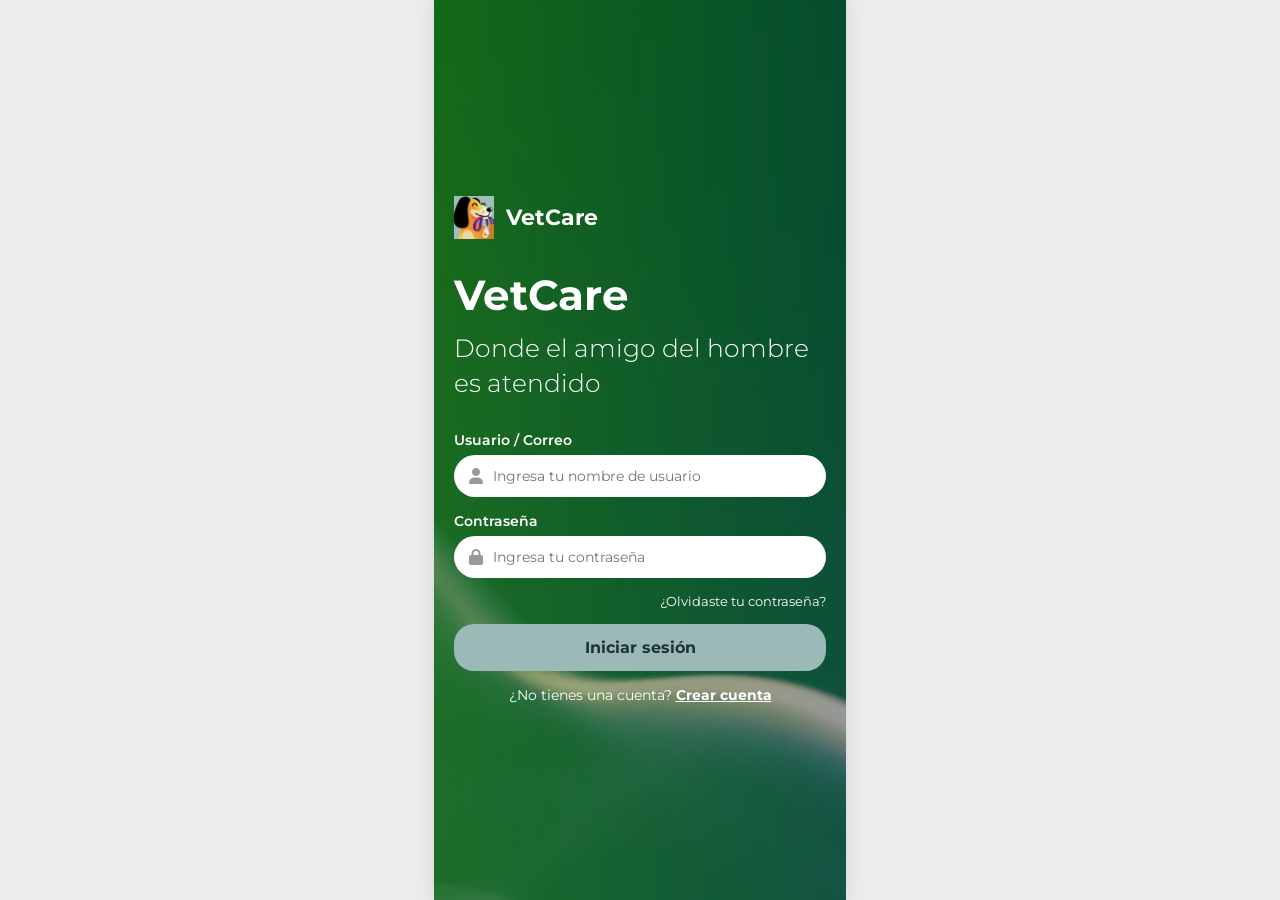
<file: index.html>
<!DOCTYPE html>
<html lang="es">
<head>
    <meta charset="UTF-8">
    <meta name="viewport" content="width=device-width, initial-scale=1.0, maximum-scale=1.0, user-scalable=no">
    <title>VetCare</title>
    <link rel="preconnect" href="https://fonts.googleapis.com">
    <link rel="preconnect" href="https://fonts.gstatic.com" crossorigin>
    <link href="https://fonts.googleapis.com/css2?family=Montserrat:ital,wght@0,100..900;1,100..900&display=swap" rel="stylesheet">
    <link rel="stylesheet" href="https://cdnjs.cloudflare.com/ajax/libs/font-awesome/6.4.0/css/all.min.css">
    <link rel="stylesheet" href="style.css">
    <link rel="manifest" href="manifest.json">
    <meta name="theme-color" content="#5eb55f">
</head>
<body>

    <div class="pantalla-sesion">
        <div class="inicio-sesion">
            <div class="encabezado-login">
                <img src="img/logo.png" alt="Logo VetCare" class="logo-imagen" style="width: 40px; height: auto;">
                <h2>VetCare</h2>
            </div>
        
            <div class="eslogan">
                <h1>VetCare</h1>
                <p>Donde el amigo del hombre es atendido</p>
            </div>

            <form class="formulario-sesion" onsubmit="event.preventDefault(); iniciarSesion();">
                <div class="datos-usuario">
                    <label>Usuario / Correo</label>
                    <div class="barra-usuario">
                        <i class="fa-solid fa-user"></i>
                        <input type="text" placeholder="Ingresa tu nombre de usuario" required>
                    </div>
                </div>

                <div class="datos-contraseña">
                    <label>Contraseña</label>
                    <div class="barra-contraseña">
                        <i class="fa-solid fa-lock"></i>
                        <input type="password" placeholder="Ingresa tu contraseña" required>
                    </div>
                </div>

                <a href="#" class="contraseña-olvidada" onclick="alert('Esta sección está en desarrollo.')">¿Olvidaste tu contraseña?</a>

                <button type="submit" class="btn-iniciar">Iniciar sesión</button>
                
                <p class="crear-cuenta">¿No tienes una cuenta? <a href="#" onclick="alert('Esta sección está en desarrollo.')">Crear cuenta</a></p>
            </form>
        </div>
    </div>

    <script type="text/javascript" src="script.js"></script>
</body>
</html>
</file>
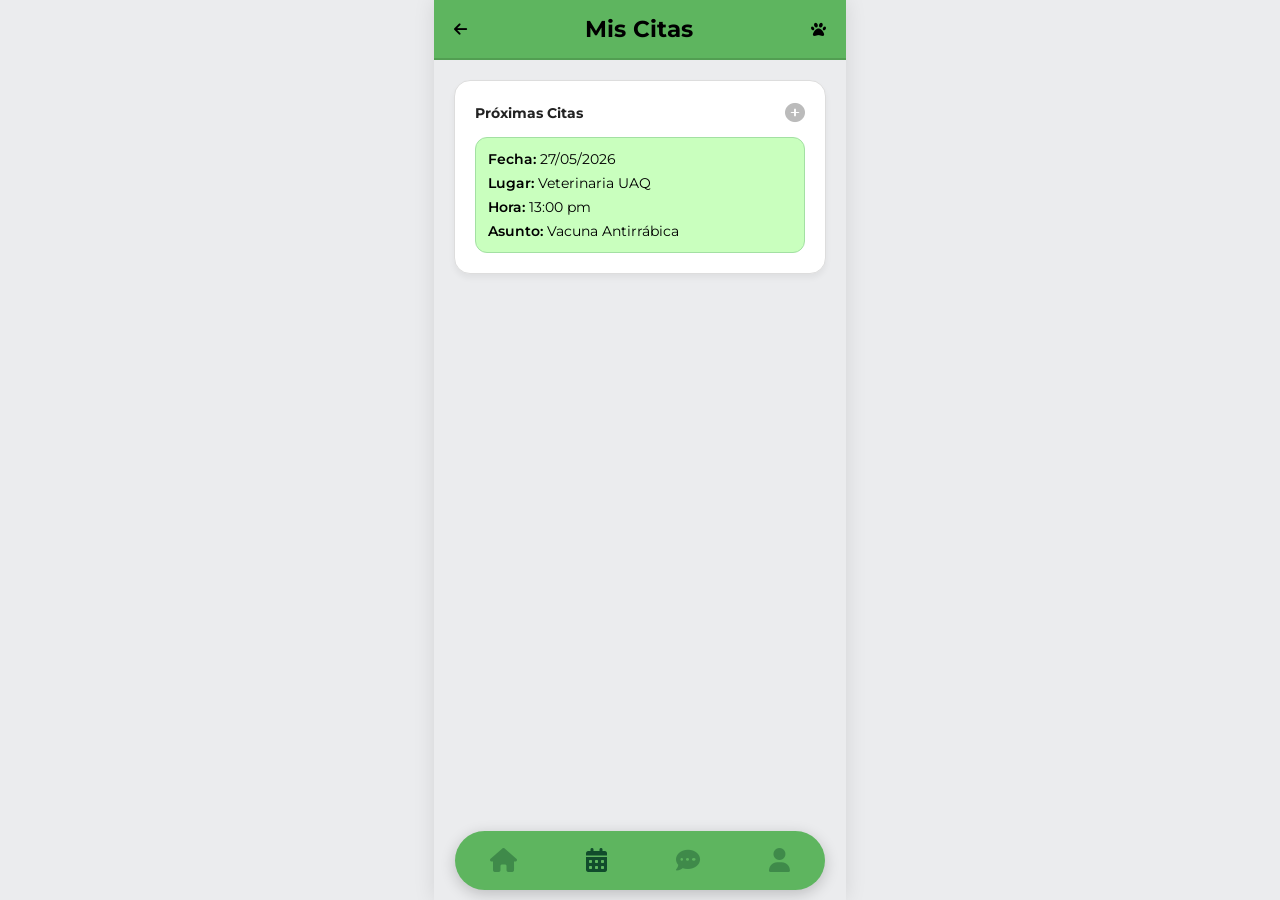
<file: citas.html>
<!DOCTYPE html>
<html lang="es">
<head>
    <meta charset="UTF-8">
    <meta name="viewport" content="width=device-width, initial-scale=1.0, maximum-scale=1.0, user-scalable=no">
    <title>Mis Citas</title>
    <link rel="preconnect" href="https://fonts.googleapis.com">
    <link rel="preconnect" href="https://fonts.gstatic.com" crossorigin>
    <link href="https://fonts.googleapis.com/css2?family=Montserrat:ital,wght@0,100..900;1,100..900&display=swap" rel="stylesheet">
    <link rel="stylesheet" href="https://cdnjs.cloudflare.com/ajax/libs/font-awesome/6.4.0/css/all.min.css">
    <link rel="stylesheet" href="style.css">
    <link rel="manifest" href="manifest.json">
    <meta name="theme-color" content="#5eb55f">
</head>
<body>

    <div class="pantalla-citas">
        <header class="encabezado">
            <a href="pantalla-principal.html" class="btn-regresar"><i class="fa-solid fa-arrow-left"></i></a>
            <h2>Mis Citas</h2>
            <span class="icono-huellita"><i class="fa-solid fa-paw"></i></span>
        </header>

        <main class="main-citas">
            <div class="citas">
                <div class="proximas-citas">
                    <h3>Próximas Citas</h3>
                    <button class="btn-citas" onclick="registrarAccion()"><i class="fa-solid fa-circle-plus"></i></button>
                </div>
                
                <div class="info-citas">
                    <p><strong>Fecha:</strong> 27/05/2026</p>
                    <p><strong>Lugar:</strong> Veterinaria UAQ</p>
                    <p><strong>Hora:</strong> 13:00 pm</p>
                    <p><strong>Asunto:</strong> Vacuna Antirrábica</p>
                </div>
            </div>
        </main>

        <nav class="parte-inferior">
            <a href="pantalla-principal.html" class="nav-btn"><i class="fa-solid fa-house"></i></a>
            <a href="citas.html" class="nav-btn activo"><i class="fa-solid fa-calendar-days"></i></a> <a href="#" class="nav-btn" onclick="alert('Esta sección está en desarrollo.')"><i class="fa-solid fa-comment-dots"></i></a>
            <a href="#" class="nav-btn" onclick="alert('Esta sección está en desarrollo.')"><i class="fa-solid fa-user"></i></a>
        </nav>
    </div>

    <script type="text/javascript" src="script.js"></script>
</body>
</html>
</file>
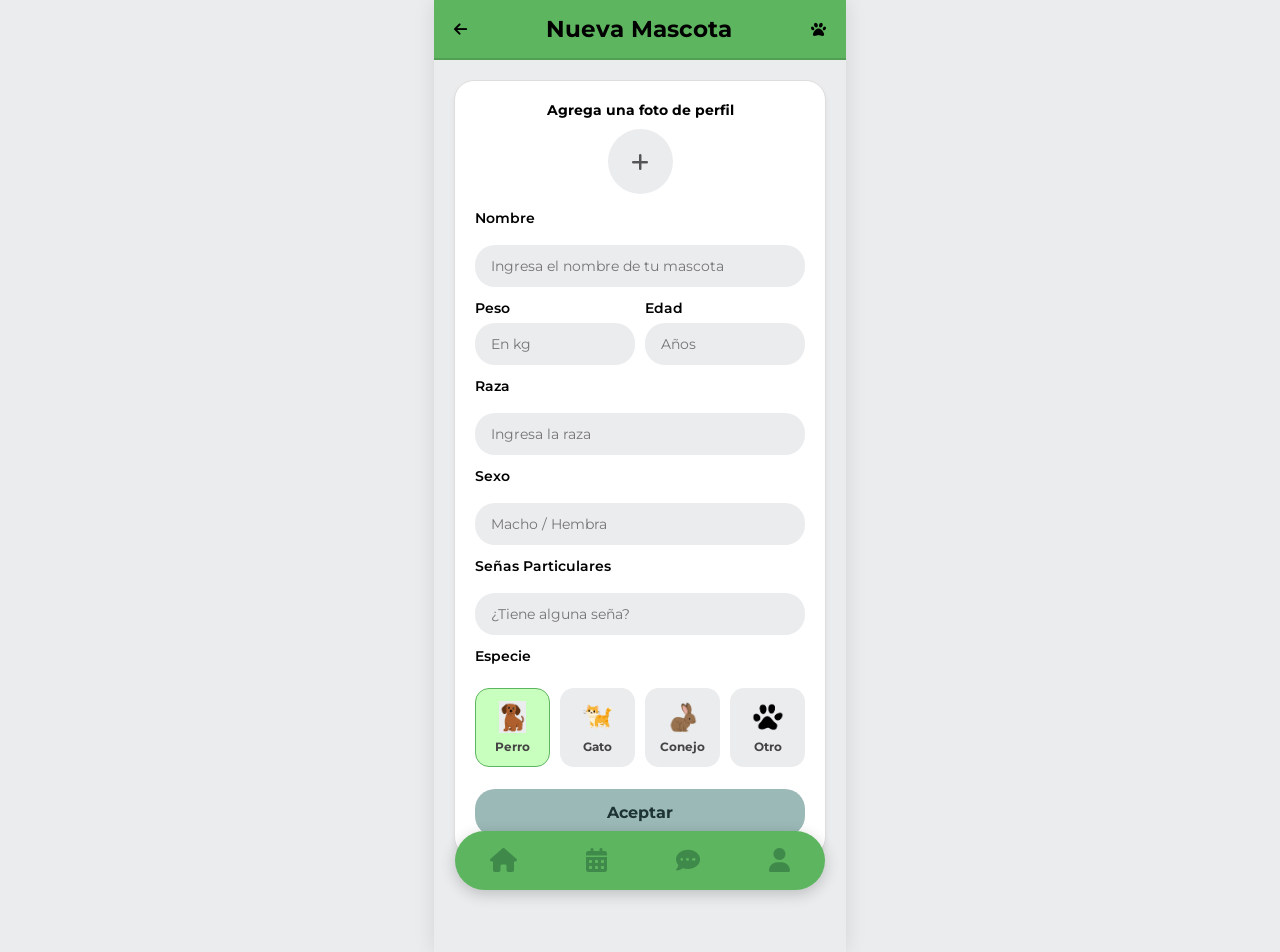
<file: nueva-mascota.html>
<!DOCTYPE html>
<html lang="es">
<head>
    <meta charset="UTF-8">
    <meta name="viewport" content="width=device-width, initial-scale=1.0, maximum-scale=1.0, user-scalable=no">
    <title>Nueva Mascota</title>
    <link rel="preconnect" href="https://fonts.googleapis.com">
    <link rel="preconnect" href="https://fonts.gstatic.com" crossorigin>
    <link href="https://fonts.googleapis.com/css2?family=Montserrat:ital,wght@0,100..900;1,100..900&display=swap" rel="stylesheet">
    <link rel="stylesheet" href="https://cdnjs.cloudflare.com/ajax/libs/font-awesome/6.4.0/css/all.min.css">
    <link rel="stylesheet" href="style.css">
    <link rel="manifest" href="manifest.json">
    <meta name="theme-color" content="#5eb55f">
</head>
<body>

    <div class="pantalla-nueva-mascota">
        <header class="encabezado">
            <a href="pantalla-principal.html" class="btn-regresar"><i class="fa-solid fa-arrow-left"></i></a>
            <h2>Nueva Mascota</h2>
            <span class="icono-huellita"><i class="fa-solid fa-paw"></i></span>
        </header>

        <main class="contenido-nueva-mascota">
            <div class="contenedor-formulario">
                <p class="agrega-foto">Agrega una foto de perfil</p>
                <div class="icono-añadir-foto" style="cursor: pointer;" onclick="alert('Esta sección está en desarrollo.')"><i class="fa-solid fa-plus"></i></div>

                <form class="form-mascota" onsubmit="event.preventDefault(); aceptarMascota();">
                    <label>Nombre</label>
                    <input type="text" placeholder="Ingresa el nombre de tu mascota" class="guarda-dato" required>

                    <div class="peso-edad">
                        <div>
                            <label>Peso</label>
                            <input type="text" placeholder="En kg" class="guarda-dato">
                        </div>
                        <div>
                            <label>Edad</label>
                            <input type="text" placeholder="Años" class="guarda-dato">
                        </div>
                    </div>

                    <label>Raza</label>
                    <input type="text" placeholder="Ingresa la raza" class="guarda-dato">

                    <label>Sexo</label>
                    <input type="text" placeholder="Macho / Hembra" class="guarda-dato">

                    <label>Señas Particulares</label>
                    <input type="text" placeholder="¿Tiene alguna seña?" class="guarda-dato">

                    <label>Especie</label>
                    <div class="selector-especie">
                        <div class="especie activo" id="especie-1" onclick="elegirEspecie(1, 'Perro')">
                            <img src="img/perro.png" alt="Perro" class="img-especie">
                            <span>Perro</span>
                        </div>
                        <div class="especie" id="especie-2" onclick="elegirEspecie(2, 'Gato')">
                            <img src="img/gato.png" alt="Gato" class="img-especie">
                            <span>Gato</span>
                        </div>
                        <div class="especie" id="especie-3" onclick="elegirEspecie(3, 'Conejo')">
                            <img src="img/conejo.png" alt="Conejo" class="img-especie">
                            <span>Conejo</span>
                        </div>
                        <div class="especie" id="especie-4" onclick="elegirEspecie(4, 'Otro')">
                            <img src="img/otro.png" alt="Otro" class="img-especie">
                            <span>Otro</span>
                        </div>
                    </div>

                    <button type="submit" class="btn-aceptar">Aceptar</button>
                </form>
            </div>
        </main>

        <nav class="parte-inferior">
            <a href="pantalla-principal.html" class="nav-btn"><i class="fa-solid fa-house"></i></a>
            <a href="citas.html" class="nav-btn"><i class="fa-solid fa-calendar-days"></i></a>
            <a href="#" class="nav-btn" onclick="alert('Esta sección está en desarrollo.')"><i class="fa-solid fa-comment-dots"></i></a>
            <a href="#" class="nav-btn" onclick="alert('Esta sección está en desarrollo.')"><i class="fa-solid fa-user"></i></a>
        </nav>
    </div>

    <script type="text/javascript" src="script.js"></script>
</body>
</html>
</file>
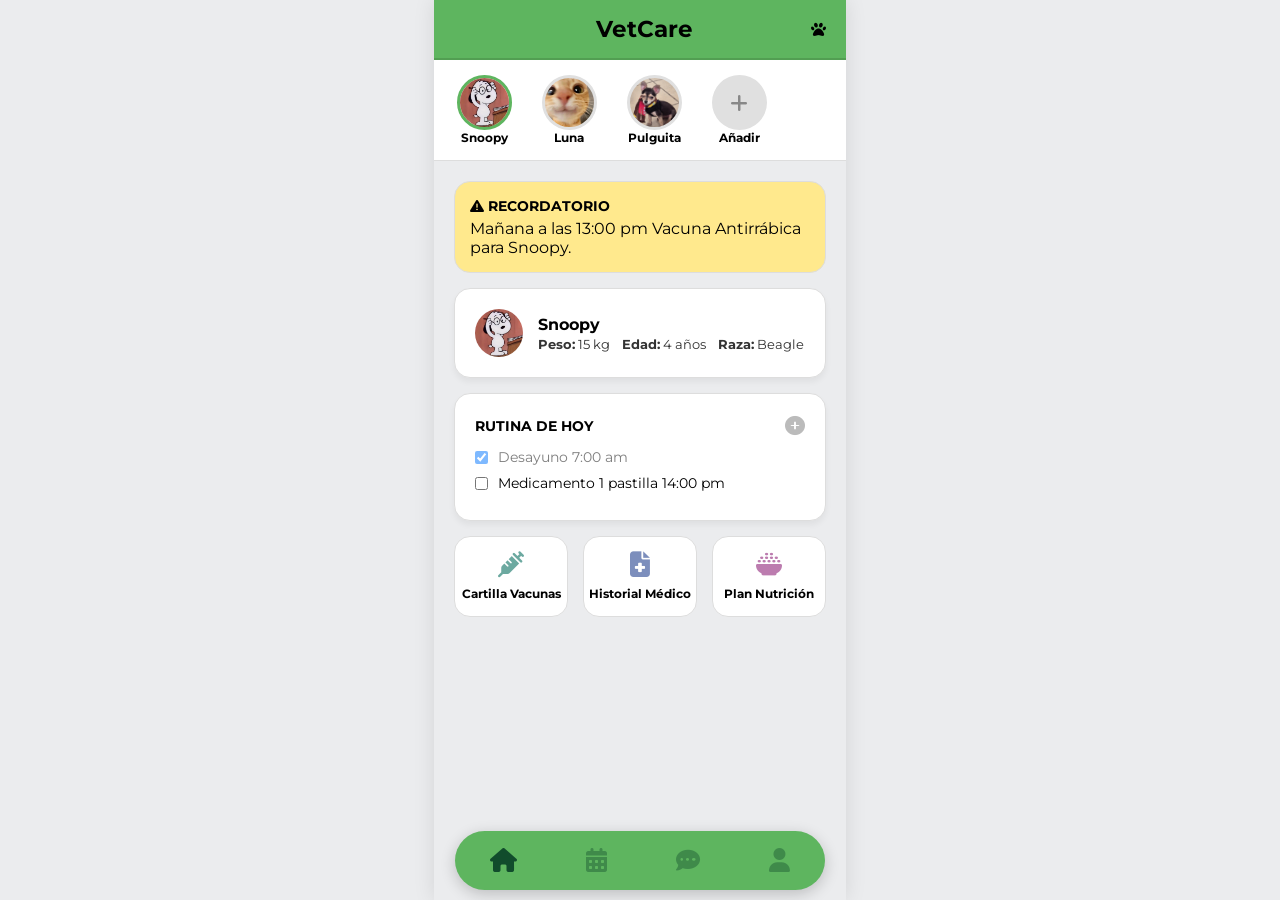
<file: pantalla-principal.html>
<!DOCTYPE html>
<html lang="es">
<head>
    <meta charset="UTF-8">
    <meta name="viewport" content="width=device-width, initial-scale=1.0, maximum-scale=1.0, user-scalable=no">
    <title>VetCare</title>
    <link rel="preconnect" href="https://fonts.googleapis.com">
    <link rel="preconnect" href="https://fonts.gstatic.com" crossorigin>
    <link href="https://fonts.googleapis.com/css2?family=Montserrat:ital,wght@0,100..900;1,100..900&display=swap" rel="stylesheet">
    <link rel="stylesheet" href="https://cdnjs.cloudflare.com/ajax/libs/font-awesome/6.4.0/css/all.min.css">
    <link rel="stylesheet" href="style.css">
    <link rel="manifest" href="manifest.json">
    <meta name="theme-color" content="#5eb55f">
</head>
<body>

    <div class="pantalla-inicio">
        <header class="encabezado">
            <div style="width: 24px;"></div> <h2>VetCare</h2>
            <span class="icono-huellita"><i class="fa-solid fa-paw"></i></span>
        </header>

        <main class="contenido-inicio">
            <div class="zona-mascotas">
                <div class="mascota activa">
                    <div class="foto-mascota"><img src="img/snoopy.webp" alt="Snoopy"></div>
                    <span>Snoopy</span>
                </div>
                <div class="mascota">
                    <div class="foto-mascota"><img src="img/luna.jpg" alt="Luna"></div>
                    <span>Luna</span>
                </div>
                <div class="mascota">
                    <div class="foto-mascota"><img src="img/pulguita.jpeg" alt="Pulguita"></div>
                    <span>Pulguita</span>
                </div>
                <a href="nueva-mascota.html" class="mascota añadir">
                    <div class="foto-mascota btn"><i class="fa-solid fa-plus"></i></div>
                    <span>Añadir</span>
                </a>
            </div>

            <div class="recordatorios">
                <h3><i class="fa-solid fa-triangle-exclamation"></i> RECORDATORIO</h3>
                <p>Mañana a las 13:00 pm Vacuna Antirrábica para Snoopy.</p>
            </div>

            <div class="informacion">
                <div class="info-mascota">
                    <img src="img/snoopy.webp" alt="Snoopy" class="info-foto">
                    <div>
                        <h3>Snoopy</h3>
                        <p><strong>Peso:</strong> 15 kg &nbsp;&nbsp; <strong>Edad:</strong> 4 años &nbsp;&nbsp; <strong>Raza:</strong> Beagle</p>
                    </div>
                </div>
            </div>

            <div class="rutinas">
                <div class="rutina">
                    <h3>RUTINA DE HOY</h3>
                    <button class="icono-agregar-rutina" onclick="agregarRutina()"><i class="fa-solid fa-circle-plus"></i></button>
                </div>
                <label class="tarea">
                    <input type="checkbox" checked>
                    Desayuno 7:00 am
                </label>
                <label class="tarea">
                    <input type="checkbox">
                    Medicamento 1 pastilla 14:00 pm
                </label>
            </div>

            <div class="accesos">
                <a href="vacunas.html" class="apartado disponible">
                    <i class="fa-solid fa-syringe" style="color: rgb(108, 169, 160);"></i>
                    <span>Cartilla Vacunas</span>
                </a>
                <div class="apartado" onclick="registrarAccion()">
                    <i class="fa-solid fa-file-medical" style="color: rgb(124, 142, 188);"></i>
                    <span>Historial Médico</span>
                </div>
                <div class="apartado" onclick="registrarAccion()">
                    <i class="fa-solid fa-bowl-rice" style="color: rgb(188, 124, 175);"></i>
                    <span>Plan Nutrición</span>
                </div>
            </div>
        </main>

        <nav class="parte-inferior">
            <a href="pantalla-principal.html" class="nav-btn activo"><i class="fa-solid fa-house"></i></a>
            <a href="citas.html" class="nav-btn"><i class="fa-solid fa-calendar-days"></i></a>
            <a href="#" class="nav-btn" onclick="alert('Esta sección está en desarrollo.')"><i class="fa-solid fa-comment-dots"></i></a>
            <a href="#" class="nav-btn" onclick="alert('Esta sección está en desarrollo.')"><i class="fa-solid fa-user"></i></a>
        </nav>
    </div>

    <script type="text/javascript" src="script.js"></script>
</body>
</html>
</file>
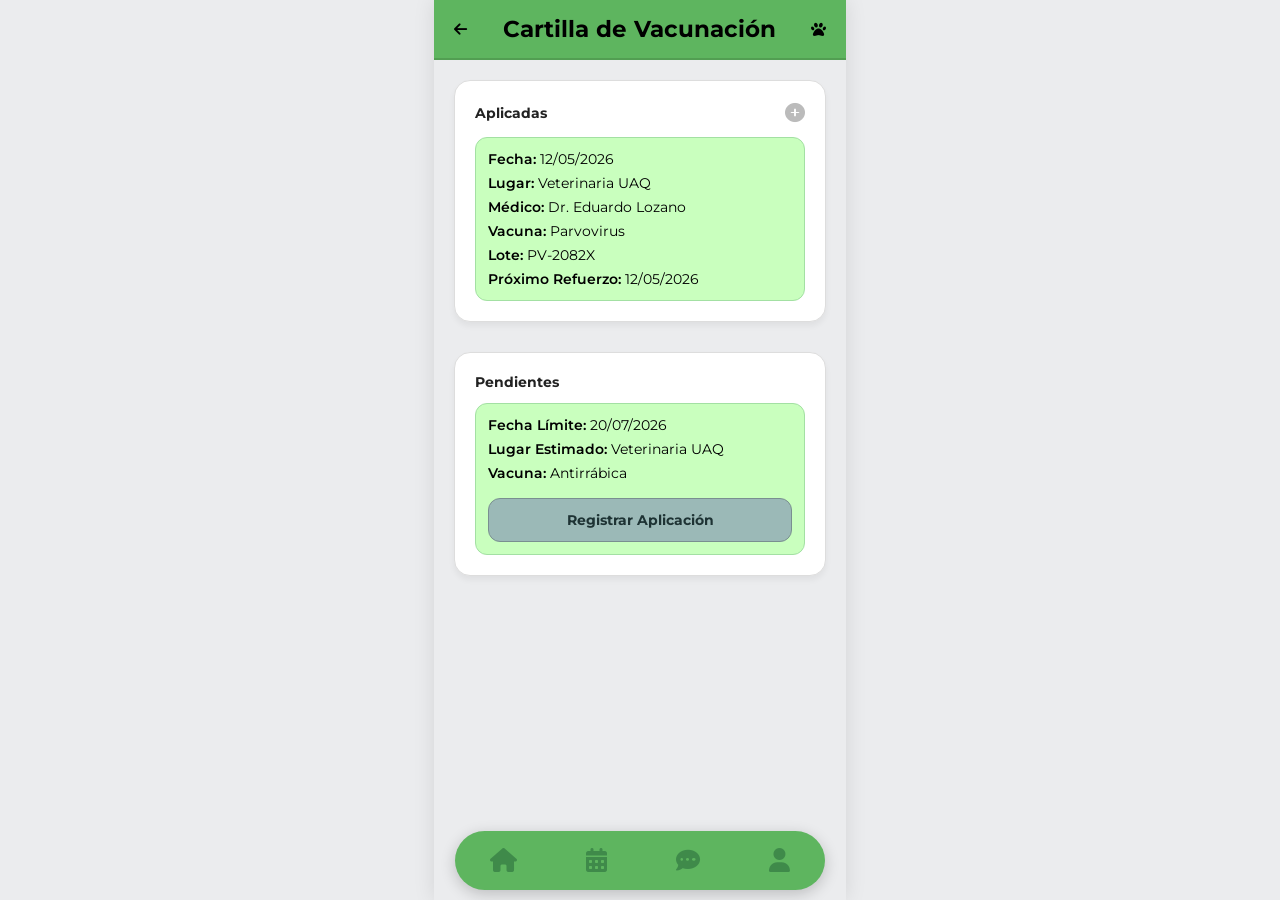
<file: vacunas.html>
<!DOCTYPE html>
<html lang="es">
<head>
    <meta charset="UTF-8">
    <meta name="viewport" content="width=device-width, initial-scale=1.0, maximum-scale=1.0, user-scalable=no">
    <title>Vacunas</title>
    <link rel="preconnect" href="https://fonts.googleapis.com">
    <link rel="preconnect" href="https://fonts.gstatic.com" crossorigin>
    <link href="https://fonts.googleapis.com/css2?family=Montserrat:ital,wght@0,100..900;1,100..900&display=swap" rel="stylesheet">
    <link rel="stylesheet" href="https://cdnjs.cloudflare.com/ajax/libs/font-awesome/6.4.0/css/all.min.css">
    <link rel="stylesheet" href="style.css">
    <link rel="manifest" href="manifest.json">
    <meta name="theme-color" content="#5eb55f">
</head>
<body>

    <div class="pantalla-vacunas">
        <header class="encabezado">
            <a href="pantalla-principal.html" class="btn-regresar"><i class="fa-solid fa-arrow-left"></i></a>
            <h2>Cartilla de Vacunación</h2>
            <span class="icono-huellita"><i class="fa-solid fa-paw"></i></span>
        </header>

        <main class="main-vacunas">
            <div class="vacunas margin-b">
                <div class="aplicadas">
                    <h3>Aplicadas</h3>
                    <button class="btn-vacunas" onclick="agregarVacuna()"><i class="fa-solid fa-circle-plus"></i></button>
                </div>
                <div class="inf-vacunas-aplicadas">
                    <p><strong>Fecha:</strong> 12/05/2026</p>
                    <p><strong>Lugar:</strong> Veterinaria UAQ</p>
                    <p><strong>Médico:</strong> Dr. Eduardo Lozano</p>
                    <p><strong>Vacuna:</strong> Parvovirus</p>
                    <p><strong>Lote:</strong> PV-2082X</p>
                    <p><strong>Próximo Refuerzo:</strong> 12/05/2026</p>
                </div>
            </div>

            <div class="vacunas">
                <div class="pendientes">
                    <h3>Pendientes</h3>
                </div>
                <div class="inf-vacunas-pendientes">
                    <p><strong>Fecha Límite:</strong> 20/07/2026</p>
                    <p><strong>Lugar Estimado:</strong> Veterinaria UAQ</p>
                    <p><strong>Vacuna:</strong> Antirrábica</p>
                    
                    <button class="btn-registrar" onclick="alert('Esta sección está en desarrollo.')">Registrar Aplicación</button>
                </div>
            </div>
        </main>

        <nav class="parte-inferior">
            <a href="pantalla-principal.html" class="nav-btn"><i class="fa-solid fa-house"></i></a>
            <a href="citas.html" class="nav-btn"><i class="fa-solid fa-calendar-days"></i></a>
            <a href="#" class="nav-btn" onclick="alert('Esta sección está en desarrollo.')"><i class="fa-solid fa-comment-dots"></i></a>
            <a href="#" class="nav-btn" onclick="alert('Esta sección está en desarrollo.')"><i class="fa-solid fa-user"></i></a>
        </nav>
    </div>

    <script type="text/javascript" src="script.js"></script>
</body>
</html>
</file>
<file: style.css>
:root {
    --verde: #5eb55f;        
    --verdebtn: #9bb9b7;     
    --blanco: #ffffff;      
    --amarillo: #ffe98d;     
    --verde-claro: #c9ffbe;  
    --gris: #ebecee;         
    --negro: #000000;        
}

* {
    margin: 0;
    padding: 0;
    box-sizing: border-box;
    font-family: 'Montserrat', sans-serif;
    -webkit-tap-highlight-color: transparent; 
}

body {
    background-color: var(--gris);
    min-height: 100vh;
    display: flex;
    justify-content: center; 
    align-items: center;    
}

.mascota.añadir,
.apartado.disponible,
.btn-regresar {
    text-decoration: none;
    color: inherit;
}

.pantalla-sesion,
.pantalla-inicio,
.pantalla-nueva-mascota,
.pantalla-citas,
.pantalla-vacunas {
    background-color: var(--gris);
    width: 100%;
    max-width: 412px;        
    min-height: 100vh;      
    display: flex;
    flex-direction: column;
    position: relative;      
    box-shadow: 0 0 20px rgba(0,0,0,0.1); 
}

.encabezado {
    background-color: var(--verde);
    color: var(--negro);
    display: flex;
    justify-content: space-between;
    align-items: center;
    padding: 15px 20px;
    font-size: 15px;
    font-weight: bold;
    border-bottom: 2px solid #529e52;
    flex-shrink: 0;         
    height: 60px;            
}

.contenido-inicio,
.contenido-nueva-mascota,
.main-citas,
.main-vacunas {
    flex: 1;
    padding: 20px;
    padding-bottom: 95px;    
    display: flex;
    flex-direction: column;
    gap: 15px;
    width: 100%;
    overflow-y: auto;       
}

.contenido-inicio::-webkit-scrollbar,
.contenido-nueva-mascota::-webkit-scrollbar,
.main-citas::-webkit-scrollbar,
.main-vacunas::-webkit-scrollbar {
    display: none;
}

.informacion,
.rutinas,
.citas,
.vacunas,
.contenedor-formulario { 
    background: var(--blanco);
    border: 1px solid #ddd;
    border-radius: 16px;
    padding: 20px;
    text-align: left;
    box-shadow: 0 4px 6px rgba(0,0,0,0.05);
}

.contenedor-formulario { 
    border-radius: 20px;
}

.info-citas, 
.inf-vacunas-aplicadas, 
.inf-vacunas-pendientes {
    border-radius: 12px;
    padding: 12px;
    display: flex;
    flex-direction: column; 
    gap: 6px;
}

.info-citas p, 
.inf-vacunas-aplicadas p, 
.inf-vacunas-pendientes p {
    font-size: 14px;
    color: var(--negro);
}

.info-citas p strong, 
.inf-vacunas-aplicadas p strong, 
.inf-vacunas-pendientes p strong {
    color: var(--negro);
    font-weight: 600;
}

.datos-usuario label,
.datos-contraseña label,
.form-mascota label {
    display: block;
    font-size: 14px;
    margin-bottom: 6px;
    text-align: left;
    font-weight: 600;
    color: var(--negro);
}

.btn-iniciar, 
.btn-aceptar {
    background-color: var(--verdebtn);
    color: #1e3334;
    border: none;
    padding: 14px;
    border-radius: 20px;
    font-size: 16px;
    font-weight: 700;
    cursor: pointer;
    width: 100%;
}

.btn-iniciar:active, 
.btn-aceptar:active, 
.btn-registrar:active { 
    background-color: #839697;
}

.inicio-sesion {
    background: url('img/fondo.png');
    background-size: cover;
    background-position: center;
    color: var(--blanco);
    padding: 40px 20px;
    display: flex;
    flex-direction: column;
    justify-content: center;
    align-items: center;
    min-height: 100vh;
    gap: 30px;
}

.inicio-sesion .encabezado-login {
    background: none;
    border: none;
    padding: 0;
    color: var(--blanco);
    display: flex;
    align-items: center;
    gap: 12px;
    width: 100%;
    max-width: 450px;
    justify-content: flex-start;
}

.inicio-sesion .encabezado-login h2 {
    font-size: 22px;
    font-weight: bold;
    color: var(--blanco);
}

.eslogan { 
    text-align: left;
    width: 100%;
    max-width: 450px;
}

.eslogan h1 { 
    font-size: 42px;
    margin-bottom: 10px;
    font-weight: 700;
    text-align: left;
}

.eslogan p { 
    font-size: 25px;
    font-weight: 300;
    line-height: 1.4;
}

.formulario-sesion { 
    display: flex;
    flex-direction: column; 
    gap: 15px;
    width: 100%;
    max-width: 450px;
}

.inicio-sesion label { 
    color: var(--blanco);
}

.barra-usuario, 
.barra-contraseña { 
    background: var(--blanco);
    border-radius: 30px;
    display: flex;
    align-items: center;
    padding: 0 15px;
}

.barra-usuario i, 
.barra-contraseña i { 
    color: #999;
    font-size: 16px;
}

.barra-usuario input, 
.barra-contraseña input { 
    width: 100%;
    border: none;
    padding: 12px 10px;
    border-radius: 30px;
    font-size: 14px;
    outline: none;
    color: var(--negro);
}

.contraseña-olvidada { 
    color: var(--blanco);
    text-align: right;
    font-size: 13px;
    text-decoration: none;
}

.crear-cuenta { 
    text-align: center;
    font-size: 14px;
}

.crear-cuenta a { 
    color: var(--blanco);
    font-weight: 700;
}

.zona-mascotas { 
    background: var(--blanco);
    display: flex;
    gap: 15px;
    padding: 15px;
    margin: -20px -20px 5px -20px; 
    border-bottom: 1px solid #ddd;
    overflow-x: auto;
    flex-shrink: 0;
    justify-content: flex-start;  
}

.zona-mascotas::-webkit-scrollbar { 
    display: none; 
}

.mascota { 
    display: flex;
    flex-direction: column; 
    align-items: center; 
    font-size: 12px;
    font-weight: bold;
    min-width: 70px;
    cursor: pointer;
}

.foto-mascota { 
    width: 55px;
    height: 55px;
    border-radius: 50%;
    overflow: hidden;
    border: 3px solid transparent;
    background: #e0e0e0;
    display: flex;
    align-items: center; 
    justify-content: center; 
}

.mascota.activa .foto-mascota { 
    border-color: var(--verde);
}

.foto-mascota img { 
    width: 100%;
    height: 100%;
    object-fit: cover;
}

.foto-mascota.btn { 
    font-size: 20px;
    color: #888;
}

.recordatorios { 
    background-color: var(--amarillo);
    border: 1px solid #ddd;
    border-radius: 16px;
    padding: 15px;
}

.recordatorios h3 { 
    font-size: 14px;
    margin-bottom: 4px;
    font-weight: 700;
}

.info-mascota { 
    display: flex;
    align-items: center;
    gap: 15px;
}

.info-foto { 
    width: 48px;
    height: 48px;
    border-radius: 50%;
    object-fit: cover;
}

.info-mascota h3 { 
    font-size: 16px;
    font-weight: 700;
}

.info-mascota p { 
    font-size: 13px;
    color: #333;
    margin-top: 2px;
}

.rutina { 
    display: flex;
    justify-content: space-between;
    align-items: center;
    margin-bottom: 10px;
}

.rutina h3 { 
    font-size: 14px;
    font-weight: 700;
}

.icono-agregar-rutina { 
    background: none;
    border: none;
    font-size: 20px;
    color: #bbb;
    cursor: pointer;
}

.tarea { 
    display: flex;
    align-items: center;
    gap: 10px;
    margin-bottom: 8px;
    font-size: 14px;
    cursor: pointer;
    transition: opacity 0.2s;
}

.accesos { 
    display: grid;
    grid-template-columns: repeat(3, 1fr);
    gap: 15px;
}

.apartado { 
    background: var(--blanco);
    border: 1px solid #ddd;
    border-radius: 16px;
    padding: 15px 4px;
    text-align: center;
    display: flex;
    flex-direction: column; 
    align-items: center; 
    gap: 8px;
    font-size: 12px;
    font-weight: bold;
    cursor: pointer;
}

.apartado i { 
    font-size: 26px;
}

.font-icon-blue { color: #4a90e2; }
.font-icon-gray { color: #7f8c8d; }
.font-icon-cyan { color: #1abc9c; }

.proximas-citas, 
.aplicadas, 
.pendientes { 
    display: flex;
    justify-content: space-between;
    align-items: center;
    margin-bottom: 12px;
}

.proximas-citas h3, 
.aplicadas h3, 
.pendientes h3 { 
    font-size: 14px;
    font-weight: 700;
    color: #222;
}

.btn-citas, 
.btn-vacunas { 
    background: none;
    border: none;
    font-size: 20px;
    color: #bbb;
    cursor: pointer;
}

.inf-vacunas-aplicadas, 
.inf-vacunas-pendientes, 
.info-citas { 
    background-color: var(--verde-claro);
    border: 1px solid #a3e0a3;
}

.margin-b { 
    margin-bottom: 15px;
}

.btn-registrar {
    background-color: var(--verdebtn);
    color: #1e3334;
    padding: 12px;
    border-radius: 12px;
    border: 1px solid #7a8f90;
    font-weight: 700;
    font-size: 14px;
    margin-top: 10px;
    width: 100%;
    cursor: pointer;
}

.agrega-foto { 
    text-align: center;
    font-weight: 700;
    margin-bottom: 10px;
    font-size: 14px;
}

.icono-añadir-foto { 
    width: 65px;
    height: 65px;
    background-color: var(--gris);
    border-radius: 50%;
    display: flex;
    align-items: center; 
    justify-content: center; 
    margin: 0 auto 15px auto;
    font-size: 20px;
    color: #555;
}

.form-mascota { 
    display: flex;
    flex-direction: column; 
    gap: 12px;
}

.guarda-dato { 
    background-color: var(--gris);
    border: none;
    padding: 12px 16px;
    border-radius: 20px;
    width: 100%;
    outline: none;
    font-size: 14px;
}

.peso-edad { 
    display: flex;
    gap: 10px;
}

.peso-edad div { 
    flex: 1;
}

.selector-especie { 
    display: flex;
    justify-content: space-between;
    margin: 5px 0 10px 0;
    gap: 10px;
}

.especie { 
    background: var(--gris);
    padding: 12px 4px;
    border-radius: 14px;
    text-align: center;
    flex: 1;
    display: flex;
    flex-direction: column; 
    align-items: center; 
    justify-content: center; 
    gap: 6px;
    cursor: pointer;
    border: 1px solid transparent;
}

.especie span { 
    font-size: 12px;
    font-weight: 700;
    color: #444;
}

.especie.activo { 
    background: var(--verde-claro);
    border: 1px solid var(--verde);
}

.img-especie { 
    width: 32px;
    height: 32px;
    object-fit: contain;
}

.parte-inferior { 
    background-color: var(--verde);
    display: flex;
    justify-content: space-around;
    padding: 15px 0;
    border-top: 2px solid #529e52;
    flex-shrink: 0;
    position: fixed;        
    bottom: 0;
    left: 50%;              
    transform: translateX(-50%);
    width: 100%;
    max-width: 412px;        
    z-index: 1000;            
}

.nav-btn { 
    background: none;
    border: none;
    font-size: 24px;
    color: #114c2c;
    opacity: 0.4;
    cursor: pointer;
    text-decoration: none;
}

.nav-btn.active, 
.nav-btn.activo { 
    opacity: 1;              
}

@media (min-width: 768px) {
    .pantalla-inicio .parte-inferior,
    .pantalla-nueva-mascota .parte-inferior,
    .pantalla-citas .parte-inferior,
    .pantalla-vacunas .parte-inferior {
        bottom: 10px;
        left: 50%;
        transform: translateX(-50%);
        width: 90%;
        max-width: 370px;
        border-radius: 30px;
        box-shadow: 0 4px 15px rgba(0,0,0,0.2);
        border-top: none;
    }
}

@media (max-width: 768px) {
    .pantalla-sesion,
    .pantalla-inicio,
    .pantalla-nueva-mascota,
    .pantalla-citas,
    .pantalla-vacunas {
        max-width: 100%;
    }
}
</file>
